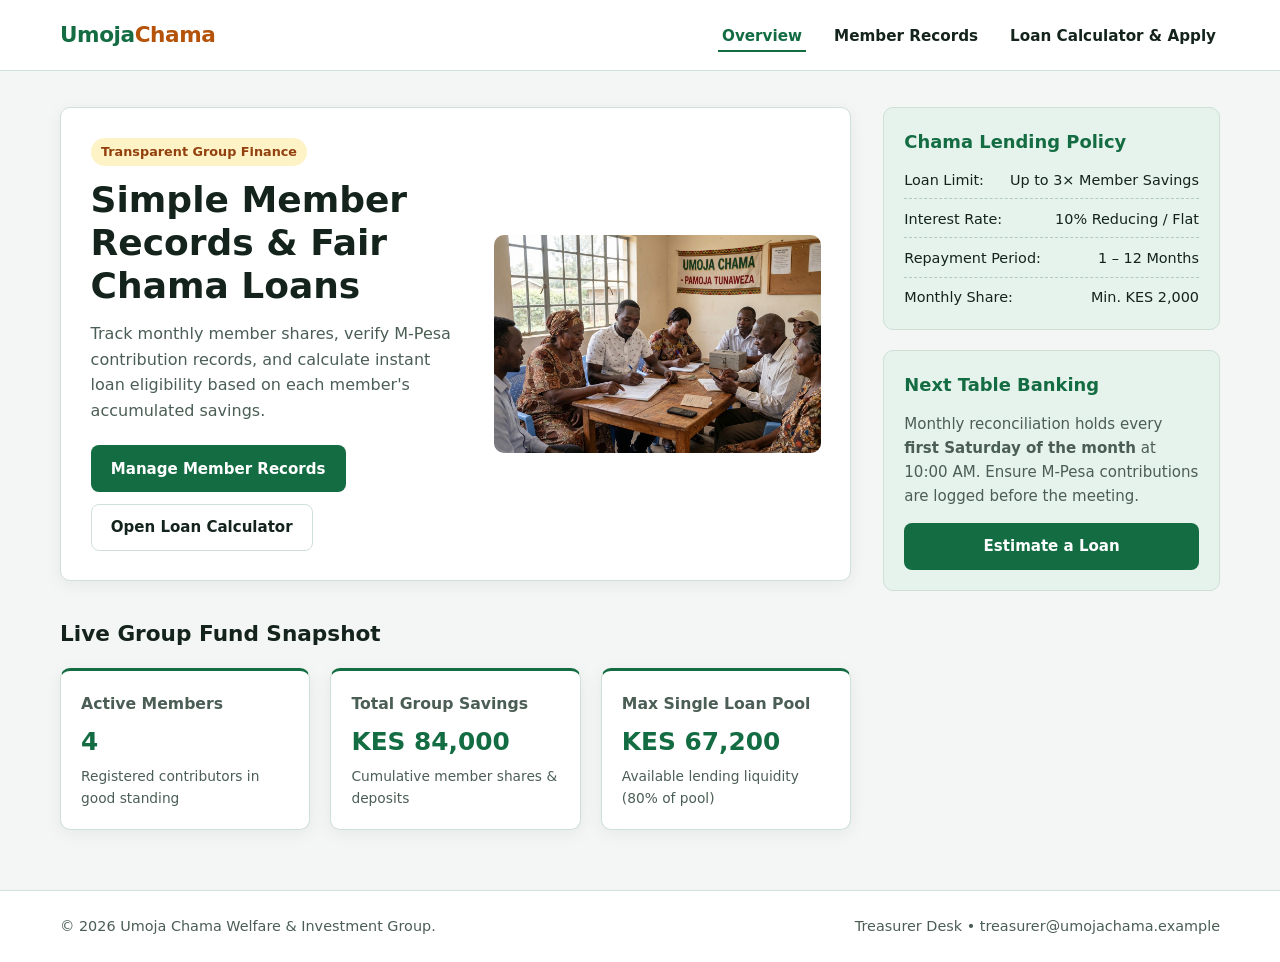
<file: index.html>
<!doctype html>
<html lang="en">
  <head>
    <meta charset="UTF-8" />
    <meta name="viewport" content="width=device-width, initial-scale=1.0" />
    <title>Umoja Chama Ledger | Member Records &amp; Loan Portal</title>
    <link rel="stylesheet" href="css/styles.css" />
  </head>
  <body>
    <header class="site-header">
      <div class="container header-inner">
        <a href="index.html" class="brand">Umoja<span>Chama</span></a>
        <button
          class="nav-toggle"
          id="navToggle"
          aria-label="Toggle navigation"
          aria-expanded="false"
        >
          &#9776;
        </button>
        <nav class="main-nav" id="mainNav" aria-label="Primary Navigation">
          <ul class="nav-list">
            <li><a href="index.html" class="active">Overview</a></li>
            <li><a href="members.html">Member Records</a></li>
            <li><a href="loans.html">Loan Calculator &amp; Apply</a></li>
          </ul>
        </nav>
      </div>
    </header>

    <main class="container page-grid">
      <div class="main-content">
        <section class="hero" aria-labelledby="hero-heading">
          <div class="hero-text">
            <span class="badge">Transparent Group Finance</span>
            <h1 id="hero-heading">
              Simple Member Records &amp; Fair Chama Loans
            </h1>
            <p>
              Track monthly member shares, verify M-Pesa contribution records,
              and calculate instant loan eligibility based on each member's
              accumulated savings.
            </p>
            <div class="hero-actions">
              <a href="members.html" class="btn btn-primary"
                >Manage Member Records</a
              >
              <a href="loans.html" class="btn btn-secondary"
                >Open Loan Calculator</a
              >
            </div>
          </div>
          <div class="hero-media">
            <img
              src="images/chama-hero.jpg"
              alt="Small investment group reviewing monthly savings and loan records together"
            />
          </div>
        </section>

        <section class="features-section" aria-labelledby="summary-heading">
          <h2 id="summary-heading">Live Group Fund Snapshot</h2>
          <div class="card-grid">
            <article class="card stat-card">
              <h3>Active Members</h3>
              <p class="stat-value" id="homeMemberCount">0</p>
              <p class="stat-note">Registered contributors in good standing</p>
            </article>
            <article class="card stat-card">
              <h3>Total Group Savings</h3>
              <p class="stat-value" id="homeTotalSavings">KES 0</p>
              <p class="stat-note">Cumulative member shares &amp; deposits</p>
            </article>
            <article class="card stat-card">
              <h3>Max Single Loan Pool</h3>
              <p class="stat-value" id="homeLoanCapacity">KES 0</p>
              <p class="stat-note">Available lending liquidity (80% of pool)</p>
            </article>
          </div>
        </section>
      </div>

      <aside class="sidebar" aria-label="Chama Lending Rules and Schedule">
        <section class="panel">
          <h2>Chama Lending Policy</h2>
          <ul class="specs-list">
            <li>
              <span>Loan Limit:</span>
              <span>Up to 3&times; Member Savings</span>
            </li>
            <li>
              <span>Interest Rate:</span> <span>10% Reducing / Flat</span>
            </li>
            <li><span>Repayment Period:</span> <span>1 – 12 Months</span></li>
            <li><span>Monthly Share:</span> <span>Min. KES 2,000</span></li>
          </ul>
        </section>
        <section class="panel">
          <h2>Next Table Banking</h2>
          <p>
            Monthly reconciliation holds every
            <strong>first Saturday of the month</strong> at 10:00 AM. Ensure
            M-Pesa contributions are logged before the meeting.
          </p>
          <a href="loans.html" class="btn btn-primary btn-full"
            >Estimate a Loan</a
          >
        </section>
      </aside>
    </main>

    <footer class="site-footer">
      <div class="container footer-inner">
        <p>
          &copy; <span id="year">2026</span> Umoja Chama Welfare &amp;
          Investment Group.
        </p>
        <p>Treasurer Desk &bull; treasurer@umojachama.example</p>
      </div>
    </footer>

    <script src="js/main.js"></script>
  </body>
</html>
</file>
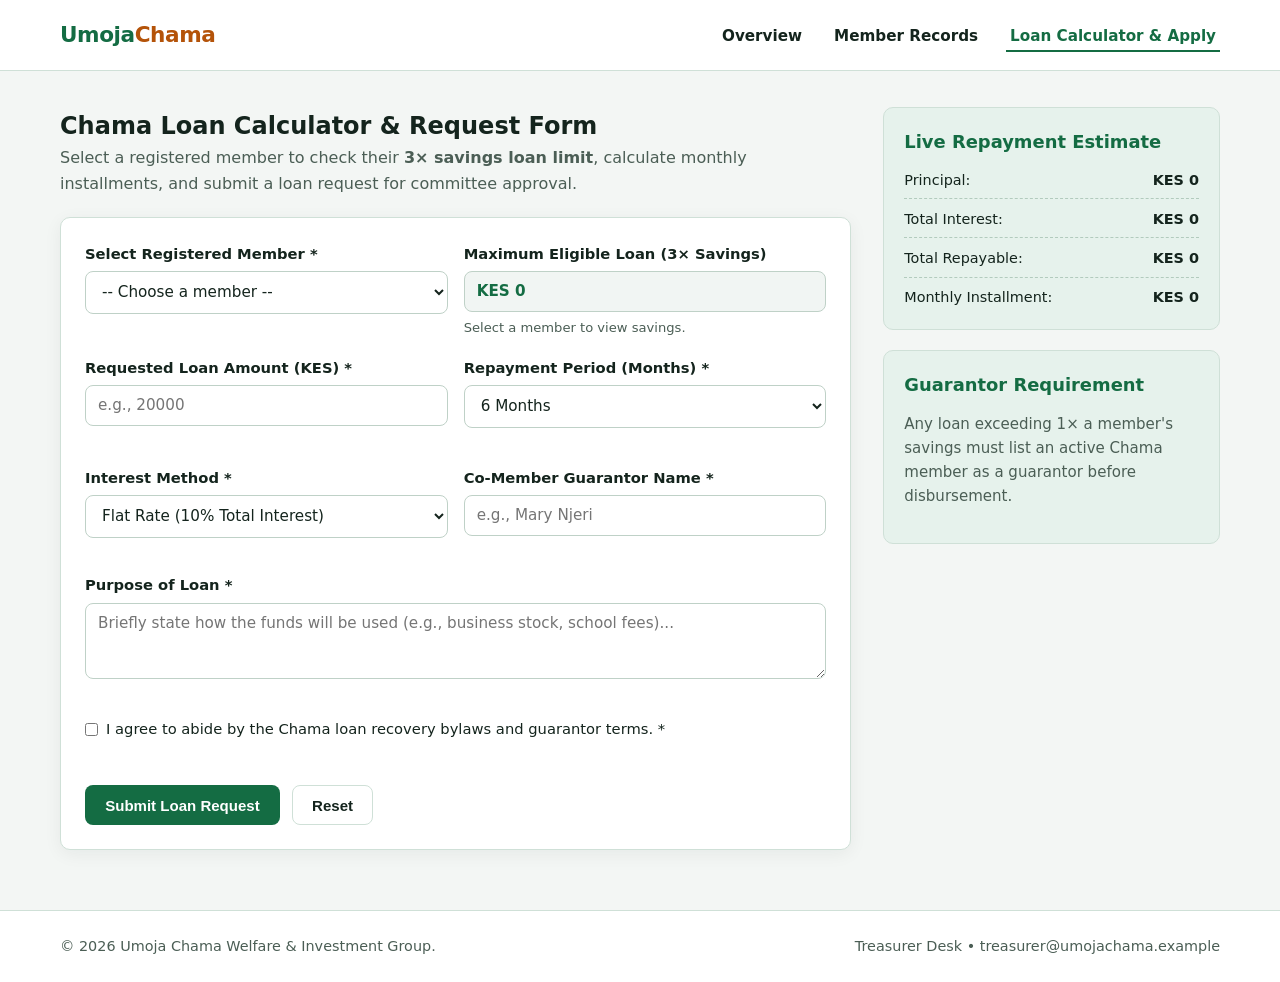
<file: loans.html>
<!DOCTYPE html>
<html lang="en">
<head>
  <meta charset="UTF-8" />
  <meta name="viewport" content="width=device-width, initial-scale=1.0" />
  <title>Umoja Chama Ledger | Loan Calculator &amp; Request</title>
  <link rel="stylesheet" href="css/styles.css" />
</head>
<body>
  <header class="site-header">
    <div class="container header-inner">
      <a href="index.html" class="brand">Umoja<span>Chama</span></a>
      <button class="nav-toggle" id="navToggle" aria-label="Toggle navigation" aria-expanded="false">
        &#9776;
      </button>
      <nav class="main-nav" id="mainNav" aria-label="Primary Navigation">
        <ul class="nav-list">
          <li><a href="index.html">Overview</a></li>
          <li><a href="members.html">Member Records</a></li>
          <li><a href="loans.html" class="active">Loan Calculator &amp; Apply</a></li>
        </ul>
      </nav>
    </div>
  </header>

  <main class="container page-grid">
    <div class="main-content">
      <section aria-labelledby="loan-heading">
        <h1 id="loan-heading">Chama Loan Calculator &amp; Request Form</h1>
        <p class="lead">
          Select a registered member to check their <strong>3&times; savings loan limit</strong>,
          calculate monthly installments, and submit a loan request for committee approval.
        </p>

        <form id="loanForm" class="inquiry-form" novalidate>
          <div class="form-row">
            <div class="form-group">
              <label for="applicantSelect">Select Registered Member *</label>
              <select id="applicantSelect" name="applicantSelect">
                <option value="">-- Choose a member --</option>
              </select>
              <small class="error-msg" id="applicantError" aria-live="polite"></small>
            </div>

            <div class="form-group">
              <label for="memberEligibility">Maximum Eligible Loan (3&times; Savings)</label>
              <input type="text" id="memberEligibility" readonly value="KES 0" />
              <small class="hint-text" id="memberSavingsHint">Select a member to view savings.</small>
            </div>
          </div>

          <div class="form-row">
            <div class="form-group">
              <label for="loanAmount">Requested Loan Amount (KES) *</label>
              <input
                type="number"
                id="loanAmount"
                name="loanAmount"
                min="1000"
                step="500"
                placeholder="e.g., 20000"
              />
              <small class="error-msg" id="loanAmountError" aria-live="polite"></small>
            </div>

            <div class="form-group">
              <label for="repaymentMonths">Repayment Period (Months) *</label>
              <select id="repaymentMonths" name="repaymentMonths">
                <option value="3">3 Months</option>
                <option value="6" selected>6 Months</option>
                <option value="9">9 Months</option>
                <option value="12">12 Months</option>
              </select>
              <small class="error-msg" id="monthsError" aria-live="polite"></small>
            </div>
          </div>

          <div class="form-row">
            <div class="form-group">
              <label for="interestType">Interest Method *</label>
              <select id="interestType" name="interestType">
                <option value="flat">Flat Rate (10% Total Interest)</option>
                <option value="reducing">Reducing Balance (1.5% Monthly)</option>
              </select>
            </div>

            <div class="form-group">
              <label for="guarantorName">Co-Member Guarantor Name *</label>
              <input
                type="text"
                id="guarantorName"
                name="guarantorName"
                placeholder="e.g., Mary Njeri"
              />
              <small class="error-msg" id="guarantorError" aria-live="polite"></small>
            </div>
          </div>

          <div class="form-group">
            <label for="loanPurpose">Purpose of Loan *</label>
            <textarea
              id="loanPurpose"
              name="loanPurpose"
              rows="3"
              placeholder="Briefly state how the funds will be used (e.g., business stock, school fees)..."
            ></textarea>
            <small class="error-msg" id="purposeError" aria-live="polite"></small>
          </div>

          <div class="form-group checkbox-group">
            <input type="checkbox" id="loanAgree" name="loanAgree" />
            <label for="loanAgree">
              I agree to abide by the Chama loan recovery bylaws and guarantor terms. *
            </label>
            <small class="error-msg" id="agreeError" aria-live="polite"></small>
          </div>

          <div class="form-actions">
            <button type="submit" class="btn btn-primary">Submit Loan Request</button>
            <button type="reset" class="btn btn-secondary" id="loanResetBtn">Reset</button>
          </div>
        </form>

        <div id="loanSummaryBox" class="submission-box hidden" role="status" aria-live="polite"></div>
      </section>
    </div>

    <aside class="sidebar" aria-label="Live Repayment Breakdown">
      <section class="panel breakdown-panel">
        <h2>Live Repayment Estimate</h2>
        <ul class="specs-list">
          <li><span>Principal:</span> <strong id="calcPrincipal">KES 0</strong></li>
          <li><span>Total Interest:</span> <strong id="calcInterest">KES 0</strong></li>
          <li><span>Total Repayable:</span> <strong id="calcTotal">KES 0</strong></li>
          <li><span>Monthly Installment:</span> <strong id="calcMonthly">KES 0</strong></li>
        </ul>
      </section>
      <section class="panel">
        <h2>Guarantor Requirement</h2>
        <p>
          Any loan exceeding 1&times; a member's savings must list an active Chama member as a
          guarantor before disbursement.
        </p>
      </section>
    </aside>
  </main>

  <footer class="site-footer">
    <div class="container footer-inner">
      <p>&copy; <span id="year">2026</span> Umoja Chama Welfare &amp; Investment Group.</p>
      <p>Treasurer Desk &bull; treasurer@umojachama.example</p>
    </div>
  </footer>

  <script src="js/main.js"></script>
</body>
</html>
</file>
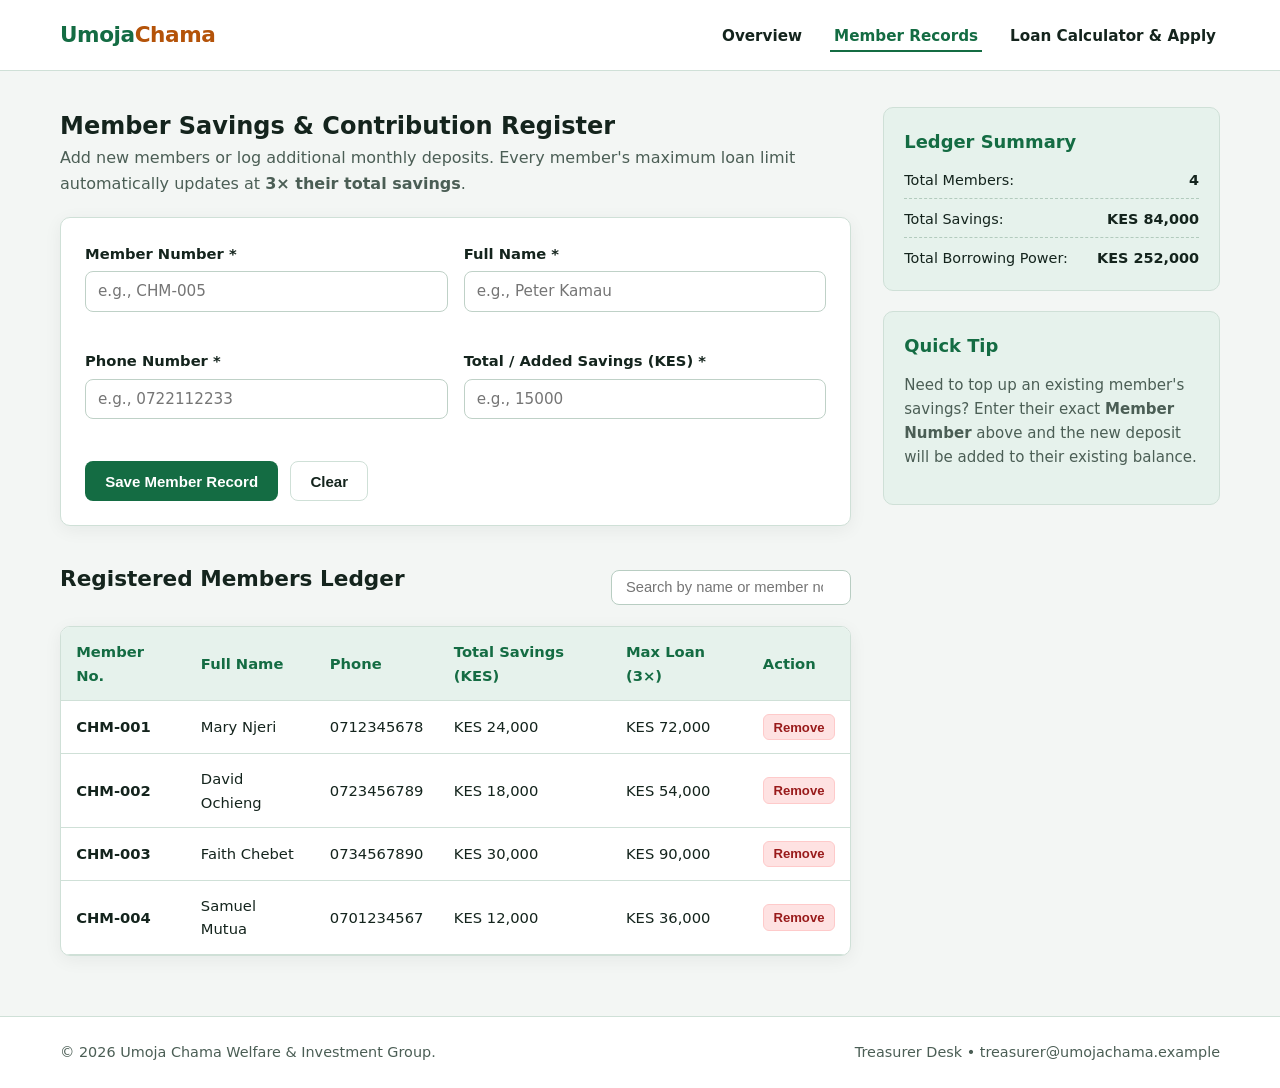
<file: members.html>
<!doctype html>
<html lang="en">
  <head>
    <meta charset="UTF-8" />
    <meta name="viewport" content="width=device-width, initial-scale=1.0" />
    <title>Umoja Chama Ledger | Member Records</title>
    <link rel="stylesheet" href="css/styles.css" />
  </head>
  <body>
    <header class="site-header">
      <div class="container header-inner">
        <a href="index.html" class="brand">Umoja<span>Chama</span></a>
        <button
          class="nav-toggle"
          id="navToggle"
          aria-label="Toggle navigation"
          aria-expanded="false"
        >
          &#9776;
        </button>
        <nav class="main-nav" id="mainNav" aria-label="Primary Navigation">
          <ul class="nav-list">
            <li><a href="index.html">Overview</a></li>
            <li><a href="members.html" class="active">Member Records</a></li>
            <li><a href="loans.html">Loan Calculator &amp; Apply</a></li>
          </ul>
        </nav>
      </div>
    </header>

    <main class="container page-grid">
      <div class="main-content">
        <section aria-labelledby="record-heading">
          <h1 id="record-heading">
            Member Savings &amp; Contribution Register
          </h1>
          <p class="lead">
            Add new members or log additional monthly deposits. Every member's
            maximum loan limit automatically updates at
            <strong>3&times; their total savings</strong>.
          </p>

          <form id="memberForm" class="inquiry-form" novalidate>
            <div class="form-row">
              <div class="form-group">
                <label for="memberNo">Member Number *</label>
                <input type="text" id="memberNo" placeholder="e.g., CHM-005" />
                <small
                  class="error-msg"
                  id="memberNoError"
                  aria-live="polite"
                ></small>
              </div>

              <div class="form-group">
                <label for="memberName">Full Name *</label>
                <input
                  type="text"
                  id="memberName"
                  placeholder="e.g., Peter Kamau"
                />
                <small
                  class="error-msg"
                  id="memberNameError"
                  aria-live="polite"
                ></small>
              </div>
            </div>

            <div class="form-row">
              <div class="form-group">
                <label for="memberPhone">Phone Number *</label>
                <input
                  type="tel"
                  id="memberPhone"
                  placeholder="e.g., 0722112233"
                />
                <small
                  class="error-msg"
                  id="memberPhoneError"
                  aria-live="polite"
                ></small>
              </div>

              <div class="form-group">
                <label for="savingsAmount">Total / Added Savings (KES) *</label>
                <input
                  type="number"
                  id="savingsAmount"
                  min="500"
                  step="100"
                  placeholder="e.g., 15000"
                />
                <small
                  class="error-msg"
                  id="savingsAmountError"
                  aria-live="polite"
                ></small>
              </div>
            </div>

            <div class="form-actions">
              <button type="submit" class="btn btn-primary">
                Save Member Record
              </button>
              <button
                type="reset"
                class="btn btn-secondary"
                id="memberResetBtn"
              >
                Clear
              </button>
            </div>
          </form>
        </section>

        <section aria-labelledby="ledger-table-heading">
          <div class="table-header-bar">
            <h2 id="ledger-table-heading">Registered Members Ledger</h2>
            <input
              type="search"
              id="memberSearch"
              class="search-input"
              placeholder="Search by name or member no..."
              aria-label="Search members"
            />
          </div>

          <div class="table-wrapper">
            <table class="ledger-table">
              <thead>
                <tr>
                  <th>Member No.</th>
                  <th>Full Name</th>
                  <th>Phone</th>
                  <th>Total Savings (KES)</th>
                  <th>Max Loan (3&times;)</th>
                  <th>Action</th>
                </tr>
              </thead>
              <tbody id="memberTableBody">
                <!-- Populated dynamically by JavaScript -->
              </tbody>
            </table>
          </div>
        </section>
      </div>

      <aside class="sidebar" aria-label="Ledger Totals">
        <section class="panel">
          <h2>Ledger Summary</h2>
          <ul class="specs-list">
            <li>
              <span>Total Members:</span>
              <strong id="asideMemberCount">0</strong>
            </li>
            <li>
              <span>Total Savings:</span>
              <strong id="asideTotalSavings">KES 0</strong>
            </li>
            <li>
              <span>Total Borrowing Power:</span>
              <strong id="asideBorrowPower">KES 0</strong>
            </li>
          </ul>
        </section>
        <section class="panel">
          <h2>Quick Tip</h2>
          <p>
            Need to top up an existing member's savings? Enter their exact
            <strong>Member Number</strong>
            above and the new deposit will be added to their existing balance.
          </p>
        </section>
      </aside>
    </main>

    <footer class="site-footer">
      <div class="container footer-inner">
        <p>
          &copy; <span id="year">2026</span> Umoja Chama Welfare &amp;
          Investment Group.
        </p>
        <p>Treasurer Desk &bull; treasurer@umojachama.example</p>
      </div>
    </footer>

    <script src="js/main.js"></script>
  </body>
</html>
</file>
<file: css/styles.css>
/* ===== CSS Variables & Reset ===== */
:root {
  --bg-page: #f3f6f4;
  --bg-surface: #ffffff;
  --bg-accent-soft: #e6f2ec;
  --text-main: #14241d;
  --text-muted: #4b5e55;
  --primary: #146c43;
  --primary-hover: #0e4f31;
  --accent-gold: #b45309;
  --border-color: #cfe0d7;
  --error: #dc2626;
  --success-bg: #ecfdf5;
  --success-border: #10b981;
  --radius: 10px;
  --shadow: 0 4px 18px rgba(20, 36, 29, 0.06);
}

*,
*::before,
*::after {
  box-sizing: border-box;
  margin: 0;
  padding: 0;
}

body {
  font-family: system-ui, -apple-system, BlinkMacSystemFont, "Segoe UI", Roboto, sans-serif;
  background-color: var(--bg-page);
  color: var(--text-main);
  line-height: 1.6;
}

img {
  max-width: 100%;
  height: auto;
  display: block;
  border-radius: var(--radius);
}

a {
  color: var(--primary);
  text-decoration: none;
}

.container {
  width: min(1160px, 92%);
  margin-inline: auto;
}

/* ===== Header & Navigation (Flexbox) ===== */
.site-header {
  background-color: var(--bg-surface);
  border-bottom: 1px solid var(--border-color);
  position: sticky;
  top: 0;
  z-index: 100;
}

.header-inner {
  display: flex;
  align-items: center;
  justify-content: space-between;
  min-height: 70px;
  gap: 1rem;
}

.brand {
  font-size: 1.35rem;
  font-weight: 800;
  color: var(--primary);
  letter-spacing: -0.02em;
}

.brand span {
  color: var(--accent-gold);
}

.nav-list {
  list-style: none;
  display: flex;
  gap: 1.5rem;
}

.nav-list a {
  color: var(--text-main);
  font-weight: 600;
  font-size: 0.95rem;
  padding: 0.35rem 0.25rem;
  border-bottom: 2px solid transparent;
  transition: border-color 0.2s ease, color 0.2s ease;
}

.nav-list a:hover,
.nav-list a.active {
  color: var(--primary);
  border-bottom-color: var(--primary);
}

.nav-toggle {
  display: none;
  background: none;
  border: 1px solid var(--border-color);
  border-radius: 6px;
  font-size: 1.25rem;
  padding: 0.25rem 0.6rem;
  cursor: pointer;
  color: var(--text-main);
}

/* ===== Main Layout (CSS Grid) ===== */
.page-grid {
  display: grid;
  grid-template-columns: minmax(0, 2.35fr) minmax(270px, 1fr);
  gap: 2rem;
  padding-block: 2.25rem;
  align-items: start;
}

.main-content {
  display: flex;
  flex-direction: column;
  gap: 2.25rem;
}

/* Hero Section */
.hero {
  display: grid;
  grid-template-columns: 1.15fr 1fr;
  gap: 1.75rem;
  align-items: center;
  background-color: var(--bg-surface);
  padding: 1.85rem;
  border-radius: var(--radius);
  border: 1px solid var(--border-color);
  box-shadow: var(--shadow);
}

.badge {
  display: inline-block;
  background-color: #fef3c7;
  color: #92400e;
  font-size: 0.8rem;
  font-weight: 700;
  padding: 0.25rem 0.65rem;
  border-radius: 999px;
  margin-bottom: 0.75rem;
}

.hero h1 {
  font-size: clamp(1.6rem, 2.9vw, 2.25rem);
  line-height: 1.2;
  margin-bottom: 0.85rem;
}

.hero p {
  color: var(--text-muted);
  margin-bottom: 1.35rem;
}

.hero-actions {
  display: flex;
  flex-wrap: wrap;
  gap: 0.75rem;
}

/* Cards & Stats */
.features-section h2,
#ledger-table-heading {
  font-size: 1.35rem;
  margin-bottom: 1rem;
}

.card-grid {
  display: grid;
  grid-template-columns: repeat(3, minmax(0, 1fr));
  gap: 1.25rem;
}

.card {
  background-color: var(--bg-surface);
  border: 1px solid var(--border-color);
  border-top: 3px solid var(--primary);
  border-radius: var(--radius);
  padding: 1.25rem;
  box-shadow: var(--shadow);
}

.card h3 {
  font-size: 0.98rem;
  color: var(--text-muted);
  margin-bottom: 0.35rem;
}

.stat-value {
  font-size: 1.55rem;
  font-weight: 800;
  color: var(--primary);
  margin-bottom: 0.25rem;
}

.stat-note {
  font-size: 0.86rem;
  color: var(--text-muted);
}

/* Table Styling */
.table-header-bar {
  display: flex;
  flex-wrap: wrap;
  justify-content: space-between;
  align-items: center;
  gap: 0.75rem;
  margin-bottom: 0.85rem;
}

.table-header-bar h2 {
  margin-bottom: 0;
}

.search-input {
  padding: 0.55rem 0.85rem;
  border: 1px solid #b8cdc2;
  border-radius: 8px;
  font-size: 0.92rem;
  min-width: 240px;
}

.table-wrapper {
  overflow-x: auto;
  background-color: var(--bg-surface);
  border: 1px solid var(--border-color);
  border-radius: var(--radius);
  box-shadow: var(--shadow);
}

.ledger-table {
  width: 100%;
  border-collapse: collapse;
  font-size: 0.92rem;
  text-align: left;
}

.ledger-table th,
.ledger-table td {
  padding: 0.8rem 0.95rem;
  border-bottom: 1px solid var(--border-color);
}

.ledger-table th {
  background-color: var(--bg-accent-soft);
  color: var(--primary);
  font-weight: 700;
}

.ledger-table tbody tr:hover {
  background-color: #f8fbf9;
}

.btn-delete {
  background-color: #fee2e2;
  color: #991b1b;
  border: 1px solid #fecaca;
  padding: 0.3rem 0.6rem;
  border-radius: 6px;
  font-size: 0.82rem;
  font-weight: 600;
  cursor: pointer;
}

.btn-delete:hover {
  background-color: #fecaca;
}

/* Sidebar / Aside */
.sidebar {
  display: flex;
  flex-direction: column;
  gap: 1.25rem;
}

.panel {
  background-color: var(--bg-accent-soft);
  border: 1px solid var(--border-color);
  border-radius: var(--radius);
  padding: 1.25rem;
}

.panel h2 {
  font-size: 1.12rem;
  margin-bottom: 0.75rem;
  color: var(--primary);
}

.panel p {
  color: var(--text-muted);
  font-size: 0.94rem;
  margin-bottom: 0.9rem;
}

.specs-list {
  list-style: none;
  display: flex;
  flex-direction: column;
  gap: 0.55rem;
  font-size: 0.9rem;
}

.specs-list li {
  display: flex;
  justify-content: space-between;
  gap: 0.75rem;
  border-bottom: 1px dashed #b2cbbd;
  padding-bottom: 0.4rem;
}

.specs-list li:last-child {
  border-bottom: none;
  padding-bottom: 0;
}

/* Buttons */
.btn {
  display: inline-block;
  font-weight: 600;
  font-size: 0.94rem;
  padding: 0.65rem 1.2rem;
  border-radius: 8px;
  border: 1px solid transparent;
  cursor: pointer;
  text-align: center;
  transition: background-color 0.2s ease, color 0.2s ease;
}

.btn-full {
  width: 100%;
}

.btn-primary {
  background-color: var(--primary);
  color: #ffffff;
}

.btn-primary:hover {
  background-color: var(--primary-hover);
}

.btn-secondary {
  background-color: var(--bg-surface);
  color: var(--text-main);
  border-color: var(--border-color);
}

.btn-secondary:hover {
  background-color: #eef5f1;
}

/* ===== Form Styling ===== */
.lead {
  color: var(--text-muted);
  margin-bottom: 1.25rem;
}

.inquiry-form {
  background-color: var(--bg-surface);
  border: 1px solid var(--border-color);
  border-radius: var(--radius);
  padding: 1.5rem;
  box-shadow: var(--shadow);
  display: flex;
  flex-direction: column;
  gap: 1.1rem;
}

.form-row {
  display: grid;
  grid-template-columns: repeat(2, minmax(0, 1fr));
  gap: 1rem;
}

.form-group {
  display: flex;
  flex-direction: column;
  gap: 0.35rem;
}

.form-group label {
  font-weight: 600;
  font-size: 0.92rem;
}

.form-group input,
.form-group select,
.form-group textarea {
  width: 100%;
  padding: 0.65rem 0.75rem;
  font-size: 0.95rem;
  font-family: inherit;
  border: 1px solid #bfd1c7;
  border-radius: 8px;
  background-color: #fff;
  color: var(--text-main);
}

.form-group input[readonly] {
  background-color: #f1f5f3;
  font-weight: 700;
  color: var(--primary);
}

.form-group input:focus,
.form-group select:focus,
.form-group textarea:focus {
  outline: 2px solid rgba(20, 108, 67, 0.22);
  border-color: var(--primary);
}

.input-error {
  border-color: var(--error) !important;
  background-color: #fef2f2 !important;
}

.error-msg {
  color: var(--error);
  font-size: 0.84rem;
  min-height: 1.1em;
}

.hint-text {
  color: var(--text-muted);
  font-size: 0.82rem;
}

.checkbox-group {
  flex-direction: row;
  flex-wrap: wrap;
  align-items: center;
  gap: 0.5rem;
}

.checkbox-group input[type="checkbox"] {
  width: auto;
}

.checkbox-group label {
  font-weight: 400;
}

.checkbox-group .error-msg {
  flex-basis: 100%;
}

.form-actions {
  display: flex;
  flex-wrap: wrap;
  gap: 0.75rem;
  margin-top: 0.25rem;
}

.submission-box {
  margin-top: 1.25rem;
  padding: 1.25rem;
  border-radius: var(--radius);
  background-color: var(--success-bg);
  border: 1px solid var(--success-border);
  color: #064e3b;
}

.submission-box h2 {
  font-size: 1.15rem;
  margin-bottom: 0.5rem;
}

.submission-box ul {
  margin-left: 1.25rem;
  margin-top: 0.5rem;
}

.hidden {
  display: none;
}

/* ===== Footer ===== */
.site-footer {
  background-color: var(--bg-surface);
  border-top: 1px solid var(--border-color);
  padding-block: 1.5rem;
  margin-top: 1.5rem;
  color: var(--text-muted);
  font-size: 0.9rem;
}

.footer-inner {
  display: flex;
  flex-wrap: wrap;
  justify-content: space-between;
  gap: 0.75rem;
}

/* ===== Responsive Breakpoints ===== */
@media (max-width: 900px) {
  .page-grid {
    grid-template-columns: 1fr;
  }

  .hero {
    grid-template-columns: 1fr;
  }

  .card-grid {
    grid-template-columns: repeat(2, minmax(0, 1fr));
  }
}

@media (max-width: 640px) {
  .nav-toggle {
    display: block;
  }

  .main-nav {
    display: none;
    position: absolute;
    top: 70px;
    left: 0;
    right: 0;
    background-color: var(--bg-surface);
    border-bottom: 1px solid var(--border-color);
    padding: 1rem 4%;
  }

  .main-nav.open {
    display: block;
  }

  .nav-list {
    flex-direction: column;
    gap: 0.75rem;
  }

  .card-grid,
  .form-row {
    grid-template-columns: 1fr;
  }
}
</file>
